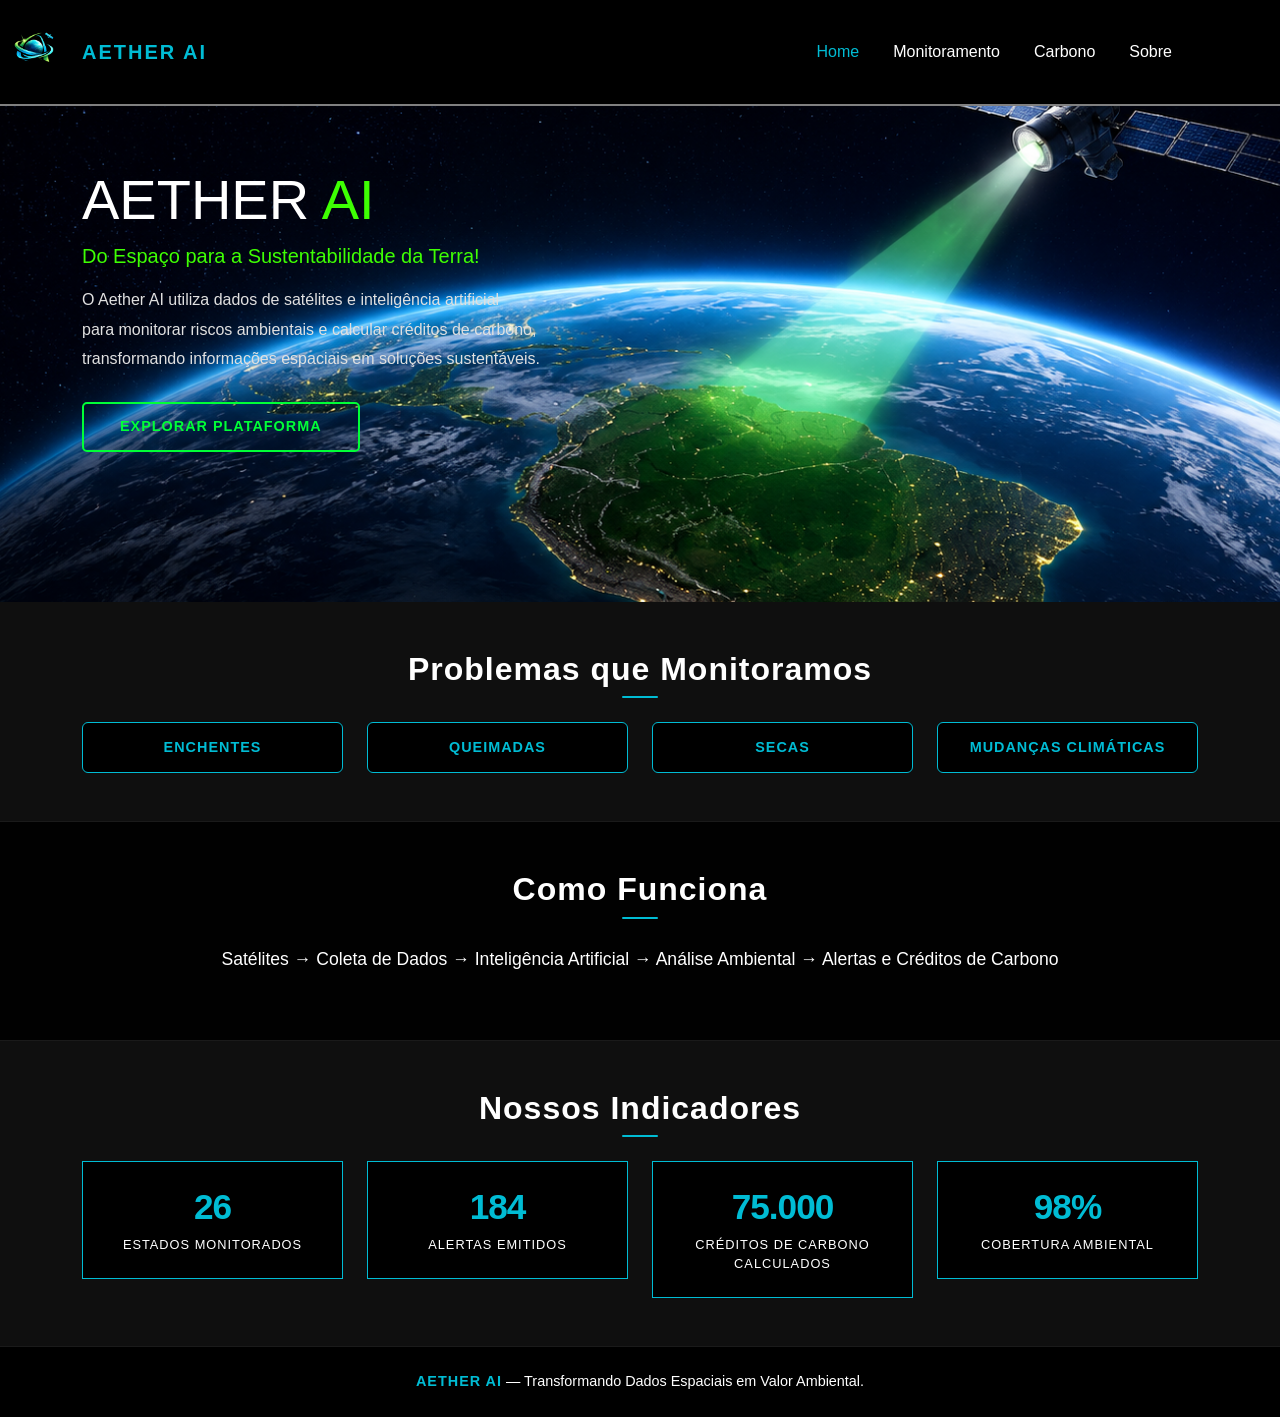
<file: index.html>
<!DOCTYPE html>
<html lang="pt-BR">
<head>
  <meta charset="UTF-8">
  <meta name="viewport" content="width=device-width, initial-scale=1">
  <title>AETHER AI - Home</title>
  <link href="https://cdn.jsdelivr.net/npm/bootstrap@5.3.0/dist/css/bootstrap.min.css" rel="stylesheet">
  <link rel="stylesheet" href="./css/style.css">
</head>
<body>

<!-- Barra de Navegação -->
  <nav class="navbar navbar-expand-lg navbar-dark bg-dark">
    <div class="container">
     <img class="logo" src="./img/aetherlogo.png" alt="Logo AETHER AI">
      <a class="navbar-brand fw-bold" href="index.html">AETHER AI</a>
      <ul class="navbar-nav ms-auto">
        <li class="nav-item"><a class="nav-link active" href="index.html">Home</a></li>
        <li class="nav-item"><a class="nav-link" href="./html/monitoramento.html">Monitoramento</a></li>
        <li class="nav-item"><a class="nav-link" href="./html/emissaoCarbono.html">Carbono</a></li>
        <li class="nav-item"><a class="nav-link" href="./html/sobre.html">Sobre</a></li>
      </ul>
    </div>
  </nav>

<!-- Seção Principal -->
  <section class="sec1 bg-dark text-white">
    <div class="container">
      <div class="sec1-inner">
        <div class="sec1-text">
          <h1 class="display-4">AETHER <span class="ai-color">AI</span></h1> 
          <p class="lead subtitle-color"><strong>Do Espaço para a Sustentabilidade da Terra!</strong></p>
           <p class="texto-descricao">
           <span class="destaque-linha">O Aether AI utiliza dados de satélites e inteligência artificial</span>
           <span class="destaque-linha">para monitorar riscos ambientais e calcular créditos de carbono,</span>
           <span class="destaque-linha">transformando informações espaciais em soluções sustentáveis.</span> </p>
          <a href="./html/monitoramento.html" class="btn btn-info btn-lg">Explorar Plataforma</a>
        </div>
        <div class="sec1-img">
        </div>
      </div>
    </div>
  </section>

  <section class="py-5">
    <div class="container">
      <h2 class="text-center mb-4">Problemas que Monitoramos</h2>
      <div class="row g-4 text-center">
        <div class="col-6 col-md-3"><div class="card p-3"><h5>Enchentes</h5></div></div>
        <div class="col-6 col-md-3"><div class="card p-3"><h5>Queimadas</h5></div></div>
        <div class="col-6 col-md-3"><div class="card p-3"><h5>Secas</h5></div></div>
        <div class="col-6 col-md-3"><div class="card p-3"><h5>Mudanças Climáticas</h5></div></div>
      </div>
    </div>
  </section>

  <section class="bg-light py-5">
    <div class="container text-center">
      <h2 class="mb-4">Como Funciona</h2>
      <p> Satélites →  Coleta de Dados →  Inteligência Artificial → Análise Ambiental → Alertas e Créditos de Carbono</p>
    </div>
  </section>

  <section class="py-5">
    <div class="container">
      <h2 class="text-center mb-4">Nossos Indicadores</h2>
      <div class="row g-4 text-center">
        <div class="col-6 col-md-3 "><div class="card p-4"><h3>26</h3><p>Estados Monitorados</p></div></div>
        <div class="col-6 col-md-3 "><div class="card p-4"><h3>184</h3><p>Alertas Emitidos</p></div></div>
        <div class="col-6 col-md-3 "><div class="card p-4"><h3>75.000</h3><p>Créditos de Carbono Calculados</p></div></div>
        <div class="col-6 col-md-3 "><div class="card p-4"><h3>98%</h3><p>Cobertura Ambiental</p></div></div>
      </div>
    </div>
  </section>
<!-- Rodapé -->
  <footer>
    <p class="mb-0"><strong>AETHER AI</strong> — Transformando Dados Espaciais em Valor Ambiental.</p>
  </footer>

</body>
</html>
</file>
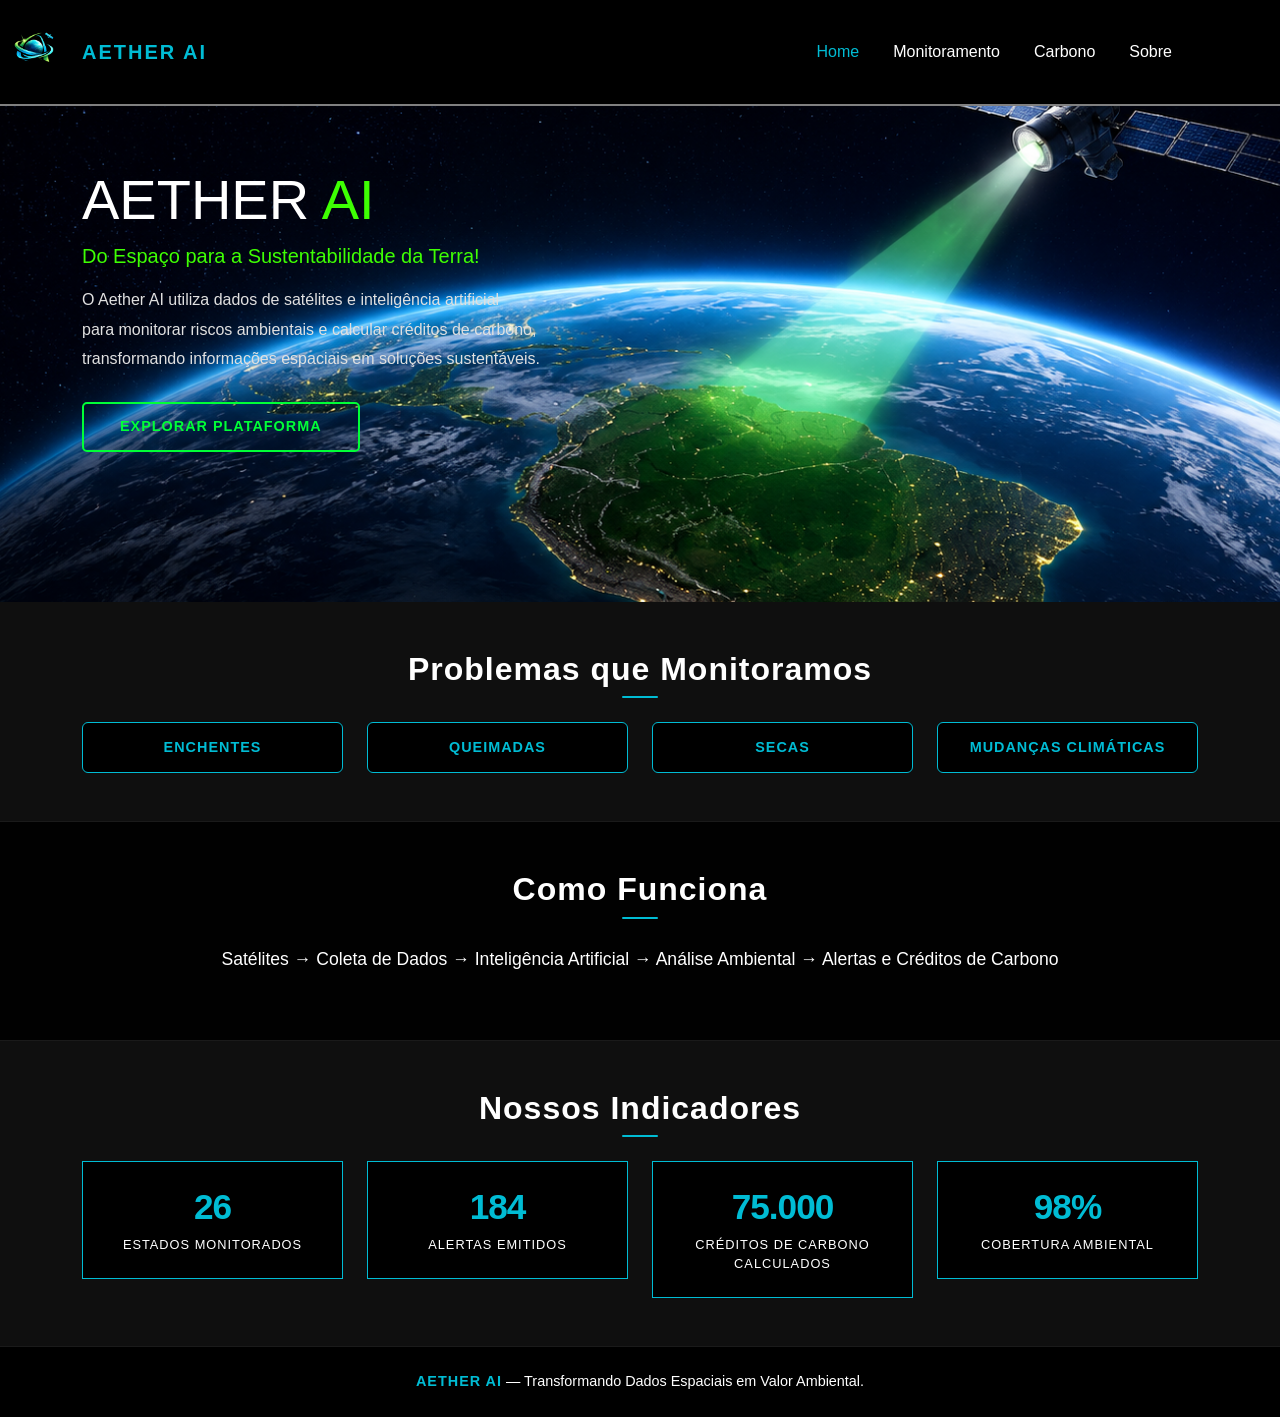
<file: home.html>
<!DOCTYPE html>
<html lang="pt-BR">
<head>
  <meta charset="UTF-8">
  <meta name="viewport" content="width=device-width, initial-scale=1">
  <title>AETHER AI - Home</title>
  <link href="https://cdn.jsdelivr.net/npm/bootstrap@5.3.0/dist/css/bootstrap.min.css" rel="stylesheet">
  <link rel="stylesheet" href="./css/style.css">
</head>
<body>

<!-- Barra de Navegação -->
  <nav class="navbar navbar-expand-lg navbar-dark bg-dark">
    <div class="container">
     <img class="logo" src="./img/aetherlogo.png" alt="Logo AETHER AI">
      <a class="navbar-brand fw-bold" href="home.html">AETHER AI</a>
      <ul class="navbar-nav ms-auto">
        <li class="nav-item"><a class="nav-link active" href="home.html">Home</a></li>
        <li class="nav-item"><a class="nav-link" href="./html/monitoramento.html">Monitoramento</a></li>
        <li class="nav-item"><a class="nav-link" href="./html/emissaoCarbono.html">Carbono</a></li>
        <li class="nav-item"><a class="nav-link" href="./html/sobre.html">Sobre</a></li>
      </ul>
    </div>
  </nav>

<!-- Seção Principal -->
  <section class="sec1 bg-dark text-white">
    <div class="container">
      <div class="sec1-inner">
        <div class="sec1-text">
          <h1 class="display-4">AETHER <span class="ai-color">AI</span></h1> 
          <p class="lead subtitle-color"><strong>Do Espaço para a Sustentabilidade da Terra!</strong></p>
           <p class="texto-descricao">
           <span class="destaque-linha">O Aether AI utiliza dados de satélites e inteligência artificial</span>
           <span class="destaque-linha">para monitorar riscos ambientais e calcular créditos de carbono,</span>
           <span class="destaque-linha">transformando informações espaciais em soluções sustentáveis.</span> </p>
          <a href="./html/monitoramento.html" class="btn btn-info btn-lg">Explorar Plataforma</a>
        </div>
        <div class="sec1-img">
        </div>
      </div>
    </div>
  </section>

  <section class="py-5">
    <div class="container">
      <h2 class="text-center mb-4">Problemas que Monitoramos</h2>
      <div class="row g-4 text-center">
        <div class="col-6 col-md-3"><div class="card p-3"><h5>Enchentes</h5></div></div>
        <div class="col-6 col-md-3"><div class="card p-3"><h5>Queimadas</h5></div></div>
        <div class="col-6 col-md-3"><div class="card p-3"><h5>Secas</h5></div></div>
        <div class="col-6 col-md-3"><div class="card p-3"><h5>Mudanças Climáticas</h5></div></div>
      </div>
    </div>
  </section>

  <section class="bg-light py-5">
    <div class="container text-center">
      <h2 class="mb-4">Como Funciona</h2>
      <p> Satélites →  Coleta de Dados →  Inteligência Artificial → Análise Ambiental → Alertas e Créditos de Carbono</p>
    </div>
  </section>

  <section class="py-5">
    <div class="container">
      <h2 class="text-center mb-4">Nossos Indicadores</h2>
      <div class="row g-4 text-center">
        <div class="col-6 col-md-3 "><div class="card p-4"><h3>26</h3><p>Estados Monitorados</p></div></div>
        <div class="col-6 col-md-3 "><div class="card p-4"><h3>184</h3><p>Alertas Emitidos</p></div></div>
        <div class="col-6 col-md-3 "><div class="card p-4"><h3>75.000</h3><p>Créditos de Carbono Calculados</p></div></div>
        <div class="col-6 col-md-3 "><div class="card p-4"><h3>98%</h3><p>Cobertura Ambiental</p></div></div>
      </div>
    </div>
  </section>
<!-- Rodapé -->
  <footer>
    <p class="mb-0"><strong>AETHER AI</strong> — Transformando Dados Espaciais em Valor Ambiental.</p>
  </footer>

</body>
</html>
</file>
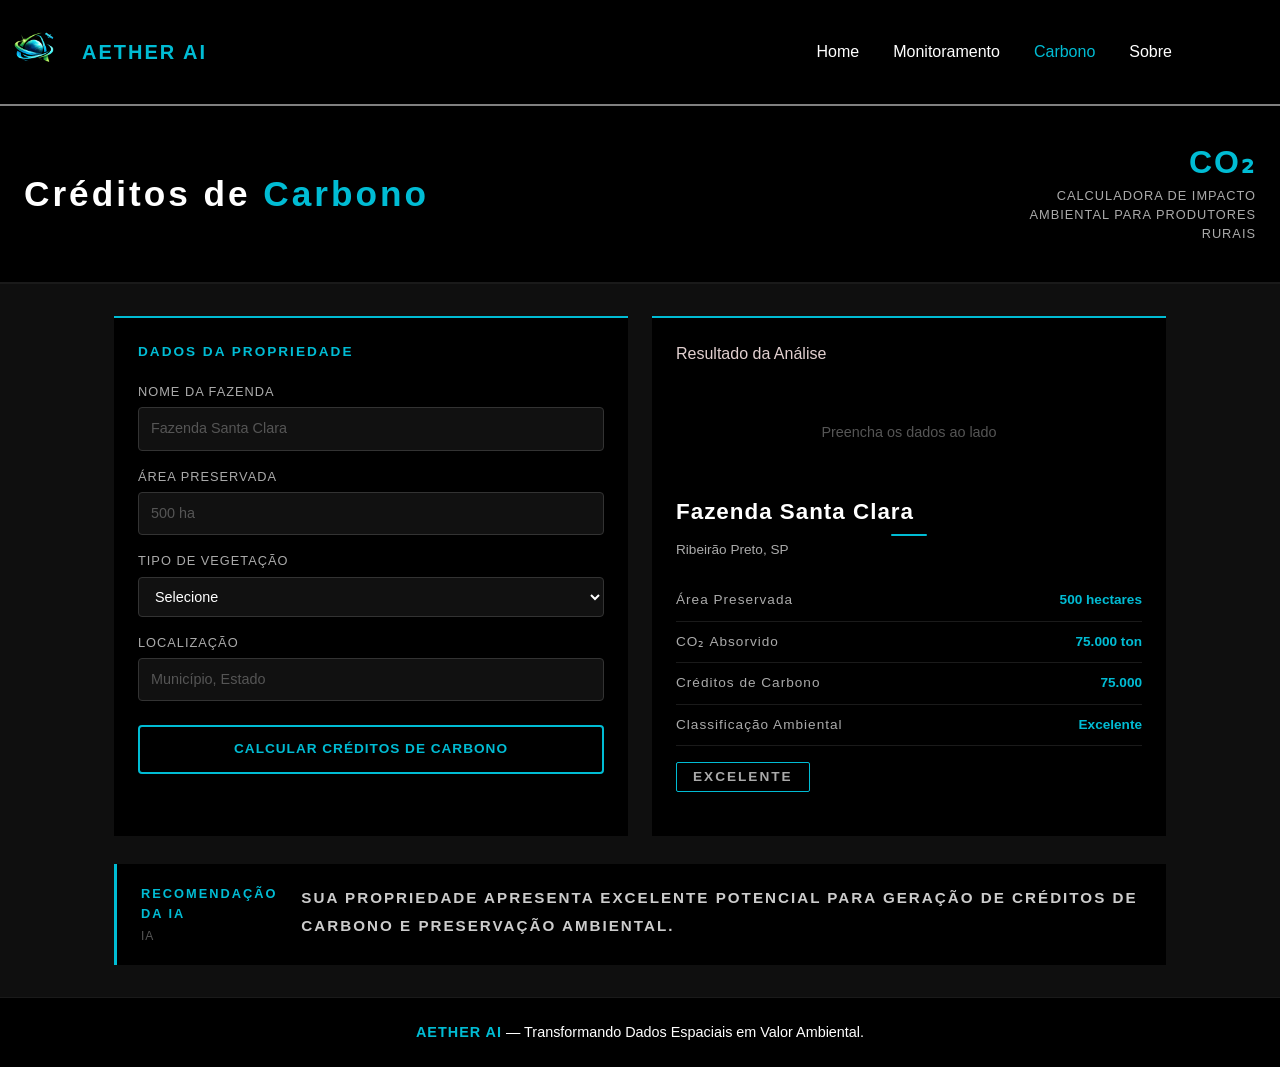
<file: html/emissaoCarbono.html>
<!DOCTYPE html>
<html lang="pt-BR">
<head>
  <meta charset="UTF-8" />
  <meta name="viewport" content="width=device-width, initial-scale=1.0" />
  <title>Créditos de Carbono — Calculadora</title>
  <link href="https://cdn.jsdelivr.net/npm/bootstrap@5.3.0/dist/css/bootstrap.min.css" rel="stylesheet">
  <link rel="stylesheet" href="../css/style.css" />
</head>
<body>

  <!-- Barra de Navegação -->
  <nav class="navbar navbar-expand-lg navbar-dark bg-dark">
    <div class="container">
      <img class="logo" src="../img/aetherlogo.png" alt="Logo AETHER AI" >
      <a class="navbar-brand fw-bold" href="../index.html">AETHER AI</a>
      <ul class="navbar-nav ms-auto">
        <li class="nav-item"><a class="nav-link" href="../index.html">Home</a></li>
        <li class="nav-item"><a class="nav-link" href="monitoramento.html">Monitoramento</a></li>
        <li class="nav-item"><a class="nav-link active" href="emissaoCarbono.html">Carbono</a></li>
        <li class="nav-item"><a class="nav-link" href="sobre.html">Sobre</a></li>
      </ul>
    </div>
  </nav>

  <header>
    <div>
      <h1>Créditos de <em>Carbono</em></h1>
    </div>
    <div>
      <strong>CO&#8322;</strong>
      <p>Calculadora de Impacto Ambiental para Produtores Rurais</p>
    </div>
  </header>

  <main>
    <div>

      <!-- FORMULÁRIO -->
      <section>
        <p>Dados da Propriedade</p>

        <div>
          <label for="nomeFazenda">Nome da Fazenda</label>
          <input type="text" id="nomeFazenda" placeholder="Fazenda Santa Clara" />
        </div>

        <div>
          <div>
            <label for="areaPreservada">Área Preservada</label>
            <input type="number" id="areaPreservada" placeholder="500 ha" min="0" />
          </div>
          <div>
            <label for="tipoVegetacao">Tipo de Vegetação</label>
            <select id="tipoVegetacao">
              <option value="" disabled selected>Selecione</option>
              <option value="amazonia">Amazônia</option>
              <option value="mata_atlantica">Mata Atlântica</option>
              <option value="cerrado">Cerrado</option>
              <option value="pantanal">Pantanal</option>
              <option value="caatinga">Caatinga</option>
              <option value="pampa">Pampa</option>
              <option value="reflorestamento">Reflorestamento</option>
            </select>
          </div>
        </div>

        <div>
          <label for="localizacao">Localização</label>
          <input type="text" id="localizacao" placeholder="Município, Estado" />
        </div>

        <button id="calcularCarbono">Calcular Créditos de Carbono</button>
      </section>

      <!-- RESULTADO -->
      <section>
        <p>Resultado da Análise</p>

        <div id="emptyState">
          <p>Preencha os dados ao lado</p>
        </div>

        <div id="resultado">
          <h2 id="r-nome">Fazenda Santa Clara</h2>
          <p id="r-local">Ribeirão Preto, SP</p>

          <table>
            <tr>
              <td>Área Preservada</td>
              <td id="r-area">500 hectares</td>
            </tr>
            <tr>
              <td>CO&#8322; Absorvido</td>
              <td id="r-co2">75.000 ton</td>
            </tr>
            <tr>
              <td>Créditos de Carbono</td>
              <td id="r-creditos">75.000</td>
            </tr>
            <tr>
              <td>Classificação Ambiental</td>
              <td id="r-classif">Excelente</td>
            </tr>
          </table>

          <p id="r-badge">Excelente</p>
        </div>
      </section>

    </div>

    <!-- RECOMENDAÇÃO DA IA -->
    <section>
      <div>
        <p>Recomendação da IA</p>
        <p>IA</p>
      </div>
      <div>
        <p id="ia-texto">
          Sua propriedade apresenta excelente potencial para geração de créditos de carbono e preservação ambiental.
        </p>
      </div>
    </section>

  </main>

  <footer>
    <p class="mb-0"><strong>AETHER AI</strong> — Transformando Dados Espaciais em Valor Ambiental.</p>
  </footer>
  <script src = "../js/emissaoCarbono.js">

  </script>
</body>
</html>
</file>
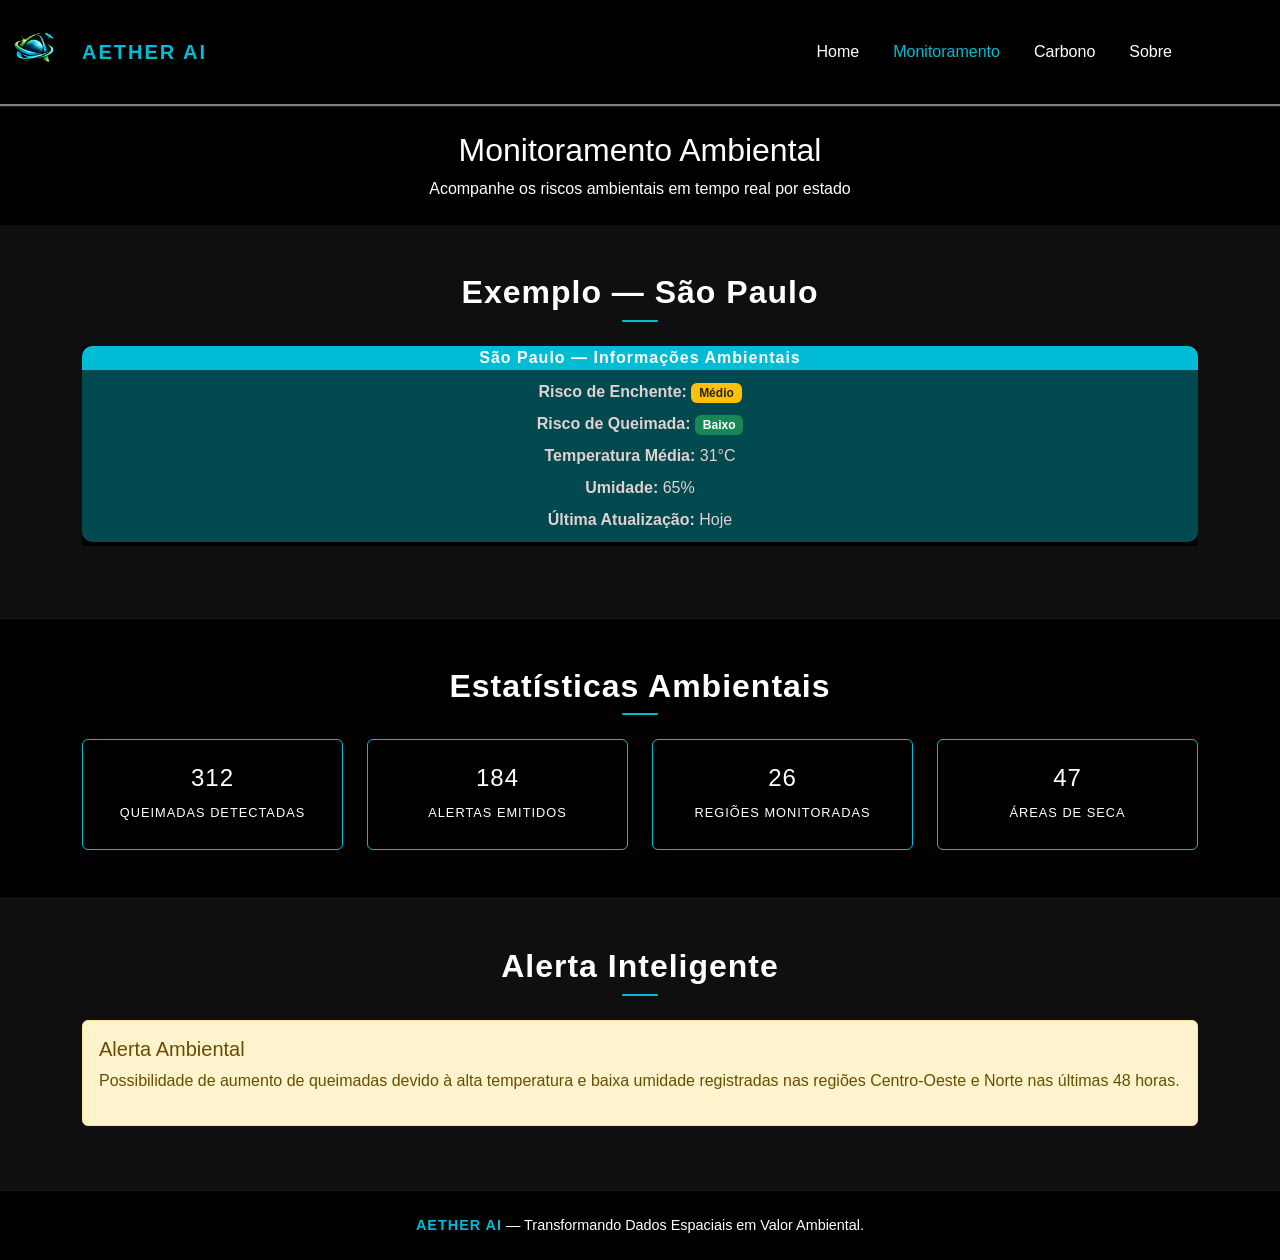
<file: html/monitoramento.html>
<!DOCTYPE html>
<html lang="pt-BR">
<head>
  <meta charset="UTF-8">
  <meta name="viewport" content="width=device-width, initial-scale=1">
  <title>AETHER AI - Monitoramento</title>
  <link href="https://cdn.jsdelivr.net/npm/bootstrap@5.3.0/dist/css/bootstrap.min.css" rel="stylesheet">
<link rel="stylesheet" href="../css/style.css">
</head>
<body>

<!-- Barra de Navegação -->
  <nav class="navbar navbar-expand-lg navbar-dark bg-dark">
    <div class="container">
      <img class="logo" src="../img/aetherlogo.png" alt="Logo AETHER AI" >
      <a class="navbar-brand fw-bold" href="../index.html">AETHER AI</a>
      <ul class="navbar-nav ms-auto">
        <li class="nav-item"><a class="nav-link" href="../index.html">Home</a></li>
        <li class="nav-item"><a class="nav-link active" href="monitoramento.html">Monitoramento</a></li>
        <li class="nav-item"><a class="nav-link" href="emissaoCarbono.html">Carbono</a></li>
        <li class="nav-item"><a class="nav-link" href="sobre.html">Sobre</a></li>
      </ul>
    </div>
  </nav>

<!-- Seção de Monitoramento -->
  <section class="bg-dark text-white text-center py-4">
    <div class="container">
      <h1 class="h2">Monitoramento Ambiental</h1>
      <p class="mb-0">Acompanhe os riscos ambientais em tempo real por estado</p>
    </div>
  </section>

  <section class="py-5">
    <div class="container">
      <h2 class="mb-4">Exemplo — São Paulo</h2>
      <div class="card-mb-4">
        <div class="card-header bg-info text-white"><strong>São Paulo</strong> — Informações Ambientais</div>
        <div class="card-body">
          <ul class="card-mb-0">
            <li><strong>Risco de Enchente:</strong> <span class="badge bg-warning text-dark">Médio</span></li>
            <li class="mt-2"><strong>Risco de Queimada:</strong> <span class="badge bg-success">Baixo</span></li>
            <li class="mt-2"><strong>Temperatura Média:</strong> 31°C</li>
            <li class="mt-2"><strong>Umidade:</strong> 65%</li>
            <li class="mt-2"><strong>Última Atualização:</strong> Hoje</li>
          </ul>
        </div>
      </div>
    </div>
  </section>

  <section class="bg-light py-5">
    <div class="container">
      <h2 class="text-center mb-4">Estatísticas Ambientais</h2>
      <div class="row g-4 text-center">
        <div class="col-6 col-md-3"><div class="card p-4"><h4>312</h4><p >Queimadas Detectadas</p></div></div>
        <div class="col-6 col-md-3"><div class="card p-4"><h4>184</h4><p >Alertas Emitidos</p></div></div>
        <div class="col-6 col-md-3"><div class="card p-4"><h4>26</h4><p >Regiões Monitoradas</p></div></div>
        <div class="col-6 col-md-3"><div class="card p-4"><h4>47</h4><p >Áreas de Seca</p></div></div>
      </div>
    </div>
  </section>

  <section class="py-5">
    <div class="container">
      <h2 class="mb-4">Alerta Inteligente</h2>
      <div class="alert alert-warning">
        <h5 class="alert-heading"> Alerta Ambiental</h5>
        <p>Possibilidade de aumento de queimadas devido à alta temperatura e baixa umidade registradas nas regiões Centro-Oeste e Norte nas últimas 48 horas.</p>
      </div>
    </div>
  </section>

<!-- Rodapé -->  
  <footer>
    <p class="mb-0"><strong>AETHER AI</strong> — Transformando Dados Espaciais em Valor Ambiental.</p>
  </footer>

</body>
</html>
</file>
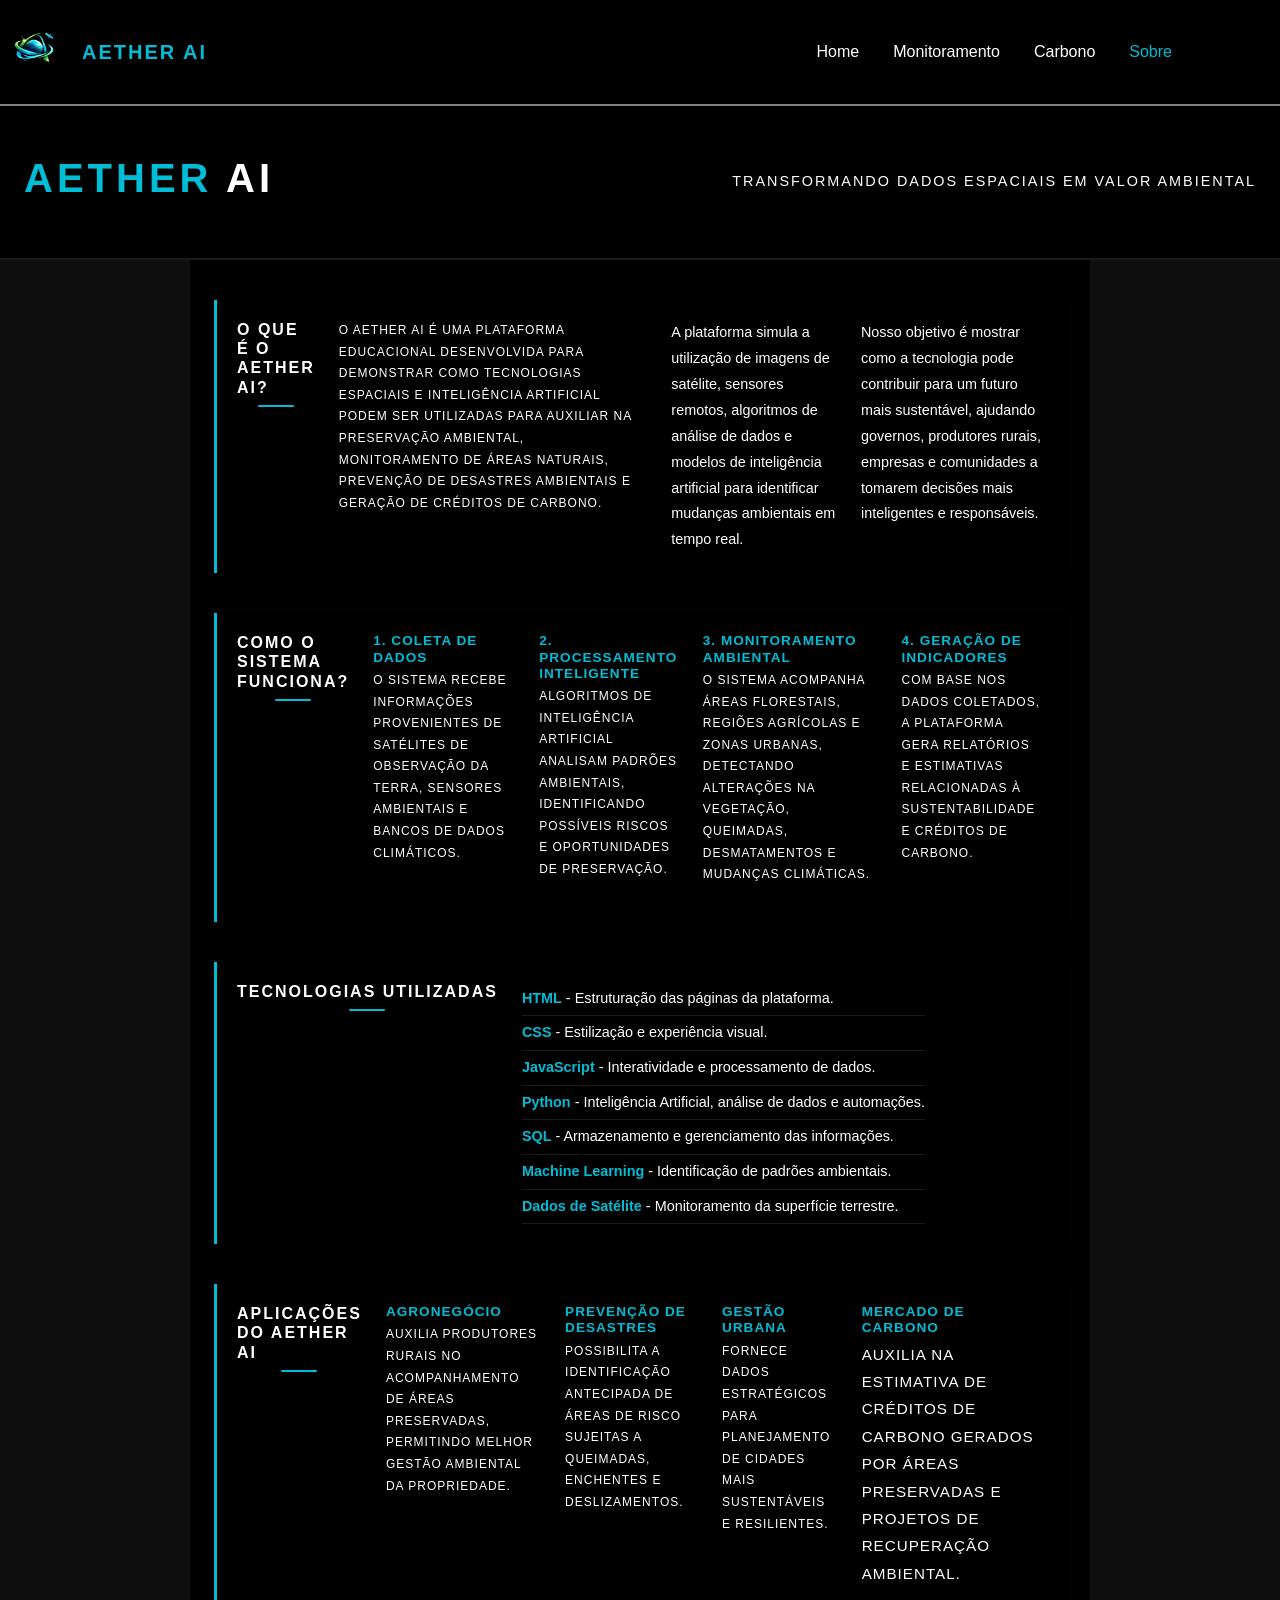
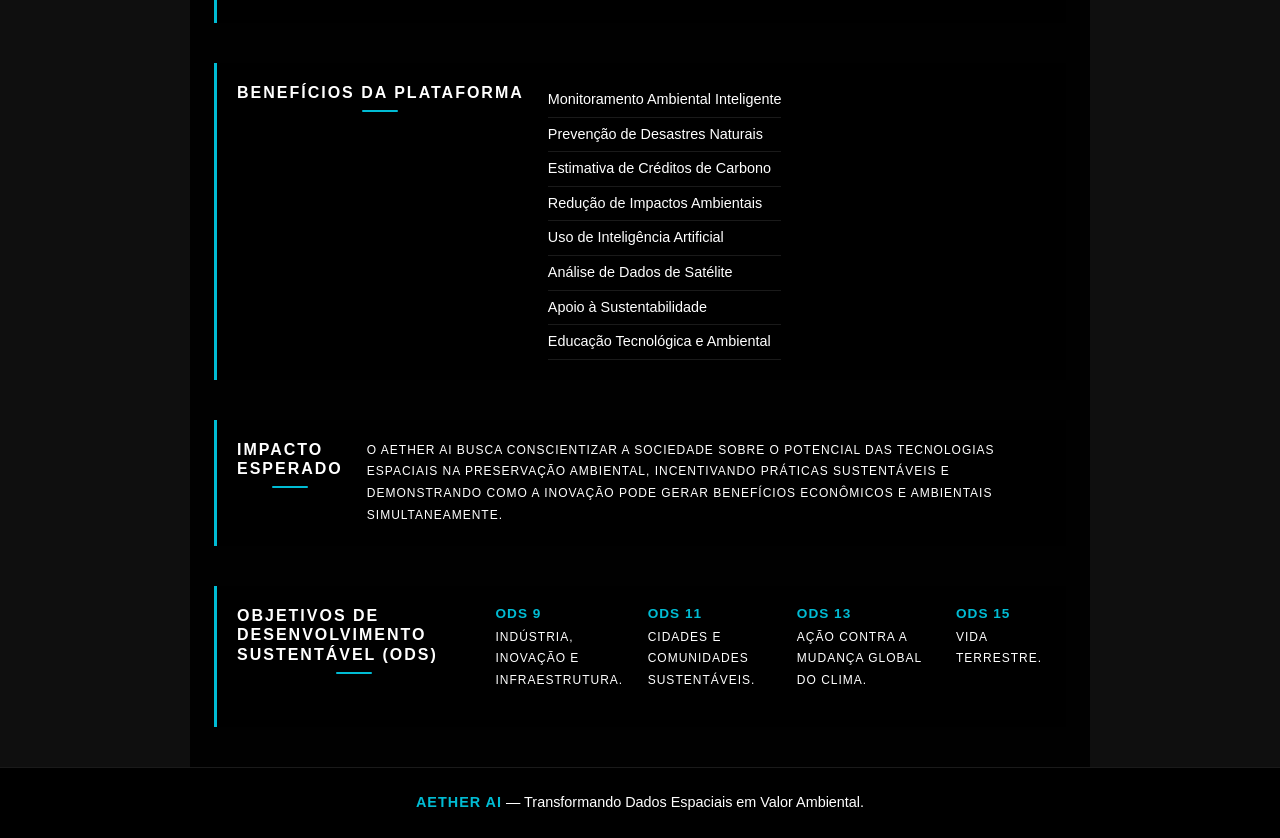
<file: html/sobre.html>
<!DOCTYPE html>
<html lang="pt-BR">
<head>
    <meta charset="UTF-8">
    <meta name="viewport" content="width=device-width, initial-scale=1.0">
    <title>AETHER AI - Sobre o Projeto</title>
    <link href="https://cdn.jsdelivr.net/npm/bootstrap@5.3.0/dist/css/bootstrap.min.css" rel="stylesheet">
    <link rel="stylesheet" href="../css/style.css">
</head>
<body>

    <nav class="navbar navbar-expand-lg navbar-dark bg-dark">
    <div class="container">
     <img class="logo" src="../img/aetherlogo.png" alt="Logo AETHER AI" >
      <a class="navbar-brand fw-bold" href="../index.html">AETHER AI</a>
      <ul class="navbar-nav ms-auto">
        <li class="nav-item"><a class="nav-link" href="../index.html">Home</a></li>
        <li class="nav-item"><a class="nav-link" href="./monitoramento.html">Monitoramento</a></li>
        <li class="nav-item"><a class="nav-link" href="./emissaoCarbono.html">Carbono</a></li>
        <li class="nav-item"><a class="nav-link active" href="./sobre.html">Sobre</a></li>
      </ul>
    </div>
  </nav>

    <header class="headsobre">
        <h1>AETHER <em>AI</em></h1>
        <p>Transformando Dados Espaciais em Valor Ambiental</p>
    </header>

    <main class="mainsobre">

        <section class="section-sobre" id="sobre">
            <h2 >O que é o AETHER AI?</h2>

            <p>
                O AETHER AI é uma plataforma educacional desenvolvida para demonstrar
                como tecnologias espaciais e inteligência artificial podem ser utilizadas
                para auxiliar na preservação ambiental, monitoramento de áreas naturais,
                prevenção de desastres ambientais e geração de créditos de carbono.
            </p>

            <p>
                A plataforma simula a utilização de imagens de satélite, sensores remotos,
                algoritmos de análise de dados e modelos de inteligência artificial para
                identificar mudanças ambientais em tempo real.
            </p>

            <p>
                Nosso objetivo é mostrar como a tecnologia pode contribuir para um futuro
                mais sustentável, ajudando governos, produtores rurais, empresas e
                comunidades a tomarem decisões mais inteligentes e responsáveis.
            </p>
        </section>

        <section class="section-funcionamento" id="funcionamento">
            <h2>Como o Sistema Funciona?</h2>

            <article class="funcionamento-article">
                <h3>1. Coleta de Dados</h3>
                <p>
                    O sistema recebe informações provenientes de satélites de observação
                    da Terra, sensores ambientais e bancos de dados climáticos.
                </p>
            </article>

            <article class="funcionamento-article">
                <h3>2. Processamento Inteligente</h3>
                <p>
                    Algoritmos de Inteligência Artificial analisam padrões ambientais,
                    identificando possíveis riscos e oportunidades de preservação.
                </p>
            </article>

            <article class="funcionamento-article">
                <h3>3. Monitoramento Ambiental</h3>
                <p>
                    O sistema acompanha áreas florestais, regiões agrícolas e zonas urbanas,
                    detectando alterações na vegetação, queimadas, desmatamentos e mudanças
                    climáticas.
                </p>
            </article>

            <article class="funcionamento-article">
                <h3>4. Geração de Indicadores</h3>
                <p>
                    Com base nos dados coletados, a plataforma gera relatórios e estimativas
                    relacionadas à sustentabilidade e créditos de carbono.
                </p>
            </article>
        </section>

        <section class="section-tecnologias" id="tecnologias">
            <h2>Tecnologias Utilizadas</h2>

            <ul>
                <li>
                    <strong>HTML</strong> - Estruturação das páginas da plataforma.
                </li>

                <li>
                     <strong>CSS</strong> - Estilização e experiência visual.
                </li>

                <li>
                    <strong>JavaScript</strong> - Interatividade e processamento de dados.
                </li>

                <li>
                    <strong>Python</strong> - Inteligência Artificial, análise de dados e automações.
                </li>

                <li>
                    <strong>SQL</strong> - Armazenamento e gerenciamento das informações.
                </li>

                <li>
                    <strong>Machine Learning</strong> - Identificação de padrões ambientais.
                </li>

                <li>
                    <strong>Dados de Satélite</strong> - Monitoramento da superfície terrestre.
                </li>
            </ul>
        </section>

        <section class="section-aplicacoes" id="aplicacoes">
            <h2>Aplicações do AETHER AI</h2>

            <div class="aplicacao">
                <h3>Agronegócio</h3>
                <p>
                    Auxilia produtores rurais no acompanhamento de áreas preservadas,
                    permitindo melhor gestão ambiental da propriedade.
                </p>
            </div>

            <div class="aplicacao">
                <h3>Prevenção de Desastres</h3>
                <p>
                    Possibilita a identificação antecipada de áreas de risco sujeitas
                    a queimadas, enchentes e deslizamentos.
                </p>
            </div>

            <div class="aplicacao">
                <h3>Gestão Urbana</h3>
                <p>
                    Fornece dados estratégicos para planejamento de cidades mais
                    sustentáveis e resilientes.
                </p>
            </div>

            <div class="aplicacao">
                <h3>Mercado de Carbono</h3>
                <p>
                    Auxilia na estimativa de créditos de carbono gerados por áreas
                    preservadas e projetos de recuperação ambiental.
                </p>
            </div>
        </section>

        <section class="beneficios" id="beneficios">
            <h2>Benefícios da Plataforma</h2>

            <ul>
                <li>Monitoramento Ambiental Inteligente</li>
                <li>Prevenção de Desastres Naturais</li>
                <li>Estimativa de Créditos de Carbono</li>
                <li>Redução de Impactos Ambientais</li>
                <li>Uso de Inteligência Artificial</li>
                <li>Análise de Dados de Satélite</li>
                <li>Apoio à Sustentabilidade</li>
                <li>Educação Tecnológica e Ambiental</li>
            </ul>
        </section>

        <section class="section-impacto" id="impacto">
            <h2>Impacto Esperado</h2>

            <p>
                O AETHER AI busca conscientizar a sociedade sobre o potencial das
                tecnologias espaciais na preservação ambiental, incentivando práticas
                sustentáveis e demonstrando como a inovação pode gerar benefícios
                econômicos e ambientais simultaneamente.
            </p>
        </section>

        <section class="section-ods" id="ods">
            <h2>Objetivos de Desenvolvimento Sustentável (ODS)</h2>

            <article class="ods-article">
                <h3>ODS 9</h3>
                <p>Indústria, Inovação e Infraestrutura.</p>
            </article>

            <article class="ods-article">
                <h3>ODS 11</h3>
                <p>Cidades e Comunidades Sustentáveis.</p>
            </article>

            <article class="ods-article">
                <h3>ODS 13</h3>
                <p>Ação Contra a Mudança Global do Clima.</p>
            </article>

            <article class="ods-article">
                <h3>ODS 15</h3>
                <p>Vida Terrestre.</p>
            </article>
        </section>

    </main>

   <footer >
    <p class="mb-0"><strong>AETHER AI</strong> — Transformando Dados Espaciais em Valor Ambiental.</p>
  </footer>

</body>
</html>
</file>
<file: css/style.css>
body {
  font-family: Arial, sans-serif;
  margin: 0;
  padding: 0;
  background-color: rgba(0, 0, 0, 0.94);
  color: #e2d0d0;
}

/* HOME*/


.navbar {
  background-color: black !important;
  border-bottom: 2px solid grey;
  padding: 12px 0;
 
}

.nav-link {
  color: #ffffff !important;
  margin-right: 18px;
}

.nav-link:hover {
  color: #00bcd4 !important;
  font-size: 1.1rem;
}


.navbar-brand {
  color: #00bcd4 !important;
  letter-spacing: 2px;
}


.nav-link.active {
  color: #00bcd4 !important;
}

.logo {
    width: 90px;
    padding: 0 10px 0 0;
    margin-left: -90px;
    height: auto;
 
}

/* SEÇÃO PRINCIPAL*/
.ai-color {
  color: #3eff03;
}
.subtitle-color {
  color: #3eff03;
}
.texto-descricao {
  text-align: justify !important;
  line-height: 1.6; 
  color: #e0e0e0;  
  margin-bottom: 30px;
}
.sec1 {
  background-image: url('../img/Foto satelite.png');
  background-repeat: no-repeat;
  background-position: center top;
  background-size: cover;
  background-attachment: fixed;
  padding: 60px 0 150px 0;
}

.destaque-linha {
  display: block;
  margin-bottom: 4px;
  width: fit-content;
}


.btn-info {
  background-color: transparent !important;
  border: 2px solid rgb(0, 255, 55) !important;
  color: rgb(0, 255, 55) !important;
  font-weight: 700;
  font-size: 0.9rem;
  letter-spacing: 1px;
  text-transform: uppercase;
  padding: 12px 36px;
  border-radius: 5px;
  transition: background-color 0.3s ease, color 0.3s ease;
}

.btn-info:hover {
  background-color: #3eff03 !important;
  color: rgba(0, 0, 0, 0.94) !important;
}

/* PROBLEMAS QUE MONITORAMOS */

.py-5 h2,
.bg-light h2,
section h2 {
  color: #f0f0f0;
  font-weight: 700;
  letter-spacing: 1px;
  margin-bottom: 6px;
}


.py-5 h2::after,
.bg-light h2::after,
section h2::after {
  content: '';
  display: block;
  width: 36px;
  height: 2px;
  background-color: #00bcd4;
  margin: 8px auto 0;
  border-radius: 2px;
}

.card {
  background-color: black;
  border: none;
  border-left: 3px solid #00bcd4;
  padding: 18px 16px;
  text-align: center;
  transition: background-color 0.3s ease, border-color 0.3s ease;
}

.card h5 {
  color: #00bcd4;
  font-weight: 700;
  font-size: 0.9rem;
  letter-spacing: 1px;
  text-transform: uppercase;
  margin: 0;
}

.card:hover {
  background-color: #417591bd;
  color: #00e5ff;
  border-left-color: #00e5ff;
}

/* SEÇÃO COMO FUNCIONA */
.bg-light {
  background-color: rgb(0, 36, 3) !important;
  border-top: 1px solid #1a1a1a;
  border-bottom: 1px solid #1a1a1a;
}

.bg-light p {
  color: white;
  font-size: 1.10rem;
  line-height: 1.9;
}

/* NOSSOS INDICADORES */
.card h3 {
  color: #00bcd4;
  font-size: 2.2rem;
  font-weight: 800;
  margin-bottom: 6px;
  letter-spacing: -1px;
}

.card p {
  color: white;
  font-size: 0.8rem;
  letter-spacing: 1px;
  text-transform: uppercase;
  font-weight: 500;
  margin: 0;
}

.card:has(h3) {
  border-left: none;
  border-top: 2px solid #00bcd4;
  border-radius: 0;
  background-color: black;
  padding: 16px 12px;
}

.card:has(h3):hover {
  background-color: #417591bd;
  border-top-color: #00bcd4;
  border-left: none;
}

/*RODAPÉ*/
.py-4 {
  background-color: black !important;
  border-top: 1px solid #1a1a1a;
}

footer {
  background-color: black !important;
  border-top: 1px solid #1a1a1a;
  padding: 24px 0;
  text-align: center !important;
}

footer p {
  color: white;
  margin: 0;
  font-size: 0.9rem;
  text-align: center !important;
}

footer strong {
  color: #00bcd4;
  letter-spacing: 1px;
}
/*================================================*/

/*Monitoramento*/

/*EXEMPLO-SP*/
.container h2{text-align: center; color: white;}

.card-header {
  background-color: #00bcd4 !important;
  color: white !important;
  font-weight: 700;
  letter-spacing: 1px;
  text-align: center;
  border-radius: 10px 10px 0 0 !important;
}
.card-mb-4{
  background-color: rgba(0, 0, 0, 0.94) !important;
  overflow: hidden !important;
  padding: 0;
  width: 100%;
  height: 200px;
  justify-content: center;
  margin: 0 auto 24px auto;
}
.card-mb-4 .card-body {
  background-color: #00494f !important;
  border-radius: 0 0 10px 10px !important; 
}

.card-mb-4 ul{
  list-style-type: none;
  padding: 10px 0 10px 0;
  margin-bottom: 0;
  text-align: center;
 
 
}
.card-mb-4 :hover {
  background-color: #003b3f !important;
  
}

/*ESTATISTICAS*/

section.bg-light {
  background-color: rgb(0, 0, 0, 0.94) !important;
}
.card {
  border: 1px solid #00bcd4 !important;
}

.card h4{ 
  color: white; 
  text-align: center;
  font-weight: 500px;
  letter-spacing: 1px;
  }

.card:hover h4{
  color: #00bcd4;
}

/*================================================*/

/*CREDITOS DE CARBONO*/

/* HEADER */
header {
  background-color: black;
  border-bottom: 2px solid #1a1a1a;
  padding: 32px 24px;
  display: flex;
  justify-content: space-between;
  align-items: center;
}

header h1 {
  color: white;
  font-size: 2.2rem;
  font-weight: 800;
  letter-spacing: 3px;
  margin: 0;
}
 
header h1 em {
  color: #00bcd4;
  font-style: normal;
}

header p {
  color: #aaa;
  font-size: 0.8rem;
  letter-spacing: 1px;
  text-transform: uppercase;
  margin: 0 0 6px 0;
}
 
header strong {
  display: block;
  color: #00bcd4;
  font-size: 2rem;
  font-weight: 800;
  letter-spacing: 2px;
  text-align: right;
}

header div:last-child p {
  color: #aaa;
  font-size: 0.8rem;
  text-align: right;
  max-width: 280px;
}

/*FORMULÁRIO DADOS*/
main {
  padding: 32px 24px;
  max-width: 1100px;
  margin: 0 auto;
}
 
main > div {
  display: flex;
  gap: 24px;
  margin-bottom: 28px;
}
 
main > div > section:first-child {
  background-color: black;
  border-top: 2px solid #00bcd4;
  border-radius: 0;
  padding: 24px;
  flex: 1;
}
 
main > div > section:first-child > p {
  color: #00bcd4;
  font-weight: 700;
  font-size: 0.85rem;
  letter-spacing: 2px;
  text-transform: uppercase;
  margin: 0 0 20px 0; }

/* FORMULÁRIO RESULTADO */
main > div > section {
  background-color: black;
  border-top: 2px solid #00bcd4;
  padding: 24px;
  flex: 1;
}

/* INPUTS DADOS FORMULÁRIO DADOS*/
label {
  display: block;
  color: #aaa;
  font-size: 0.8rem;
  letter-spacing: 1px;
  text-transform: uppercase;
  margin-bottom: 6px;
}

input, select {
  width: 100%;
  background-color: #111;
  border: 1px solid #333;
  border-radius: 4px;
  color: white;
  padding: 10px 12px;
  font-size: 0.9rem;
  margin-bottom: 16px;
  box-sizing: border-box;
}

input:focus, select:focus {
   outline: none;
   border-color:
   #00bcd4; 
  }

input::placeholder { 
  color: #555; 
}

select option { 
  background-color: #111; 
  color: white; 
}

/* BOTÃO CALCULO */
button {
  background-color: transparent;
  border: 2px solid #00bcd4;
  color: #00bcd4;
  font-weight: 700;
  font-size: 0.85rem;
  letter-spacing: 1px;
  text-transform: uppercase;
  padding: 12px 24px;
  border-radius: 4px;
  cursor: pointer;
  width: 100%;
  margin-top: 8px;
  transition: background-color 0.3s ease, color 0.3s ease;
}

button:hover { background-color: #00bcd4; color: black; }

/* RESULTADO */
#emptyState p { 
  color: #555; 
  font-size: 0.9rem; 
  text-align: center; 
  padding: 40px 0;
 }

#resultado h2 { 
   color: white;
   font-size: 1.4rem; 
   font-weight: 700; 
   margin: 0 0 4px 0; 
   letter-spacing: 1px; 
  }

#resultado > p { 
  color: #aaa;
   font-size: 0.85rem; 
   margin: 0 0 20px 0; 
  }

/* TABELA FAZENDA DADOS*/
table { 
   width: 100%;
   border-collapse: collapse;
   margin-bottom: 16px; 
  }

table tr {
   border-bottom: 1px solid #1a1a1a; 
  }

table td { 
  padding: 10px 0; 
  font-size: 0.85rem;
  }

table td:first-child {
   color: #aaa;
   letter-spacing: 1px;
   }

table td:last-child { 
  color: #00bcd4; 
  font-weight: 700; 
  text-align: right; }


#r-badge {
  display: inline-block;
  border: 1px solid #00bcd4;
  color: #00bcd4;
  font-size: 0.75rem;
  font-weight: 700;
  letter-spacing: 2px;
  text-transform: uppercase;
  padding: 4px 16px;
  border-radius: 2px;
}

/* AREA DA IA */
main > section {
  background-color: black;
  border-left: 3px solid #00bcd4;
  padding: 20px 24px;
  display: flex;
  gap: 24px;
  align-items: flex-start;
}

main > section p:first-child { 
    color: #00bcd4;
    font-weight: 700; 
    font-size: 0.8rem;
    letter-spacing: 2px;
    text-transform: uppercase;
    margin: 0 0 4px 0; 
  }

main > section p:nth-child(2) { 
   color: #555;
   font-size: 0.75rem; 
   letter-spacing: 1px; 
   text-transform: uppercase;
   margin: 0; 
  }

main > section > div:last-child p { 
  color: #ccc;
   font-size: 0.95rem; 
   line-height: 1.8; 
   margin: 0; 
  }

/*================================================*/

/*SOBRE*/

.headsobre {
  background-color: black;
  border-bottom: 2px solid #1a1a1a;
  padding: 48px 24px;
  text-align: center;
}

.headsobre h1 {
  color: #00bcd4 !important;
  font-size: 2.5rem;
  font-weight: 800;
  letter-spacing: 4px;
  margin: 0 0 8px 0;
}


.headsobre h1 em {
  color: white !important;
  font-style: normal;
}

.headsobre p {
  color: white !important;
  font-size: 0.9rem;
  letter-spacing: 2px;
  text-transform: uppercase;
  margin: 0;
}

.mainsobre {
  background-color: rgba(0, 0, 0, 0.94);
  max-width: 900px;
  margin: 0 auto;
  padding: 40px 24px;
  display: flex;
  flex-direction: column;
  gap: 40px;
}

.mainsobre p {
  color: white !important;
  font-size: 0.9rem;
  line-height: 1.8;
  margin: 0;
}

/* SEÇÕES */
.mainsobre section {
  border-left: 3px solid #00bcd4;
  padding-left: 20px;
}

.mainsobre section h2 {
  color: white;
  font-size: 1rem;
  font-weight: 700;
  letter-spacing: 2px;
  text-transform: uppercase;
  margin: 0 0 16px 0;
}
s
.mainsobre section p {
  color: white;
  font-size: 0.9rem;
  line-height: 1.8;
  margin: 0 0 10px 0;
}

/* ARTICLES */
.funcionamento-article,
.ods-article {
  margin-bottom: 16px;
}

.funcionamento-article h3,
.ods-article h3 {
  color: #00bcd4;
  font-size: 0.85rem;
  font-weight: 700;
  letter-spacing: 1px;
  text-transform: uppercase;
  margin: 0 0 4px 0;
}

/* APLICAÇÕES */
.aplicacao {
  margin-bottom: 16px;
}

.aplicacao h3 {
  color: #00bcd4;
  font-size: 0.85rem;
  font-weight: 700;
  letter-spacing: 1px;
  text-transform: uppercase;
  margin: 0 0 4px 0;
}

/* LISTAS ODS*/
.mainsobre ul {
  list-style: none;
  padding: 0;
  margin: 0;
}

.mainsobre ul li {
  color: white;
  font-size: 0.9rem;
  padding: 6px 0;
  border-bottom: 1px solid #1a1a1a;
}

.mainsobre ul li strong {
  color: #00bcd4;
}
</file>
